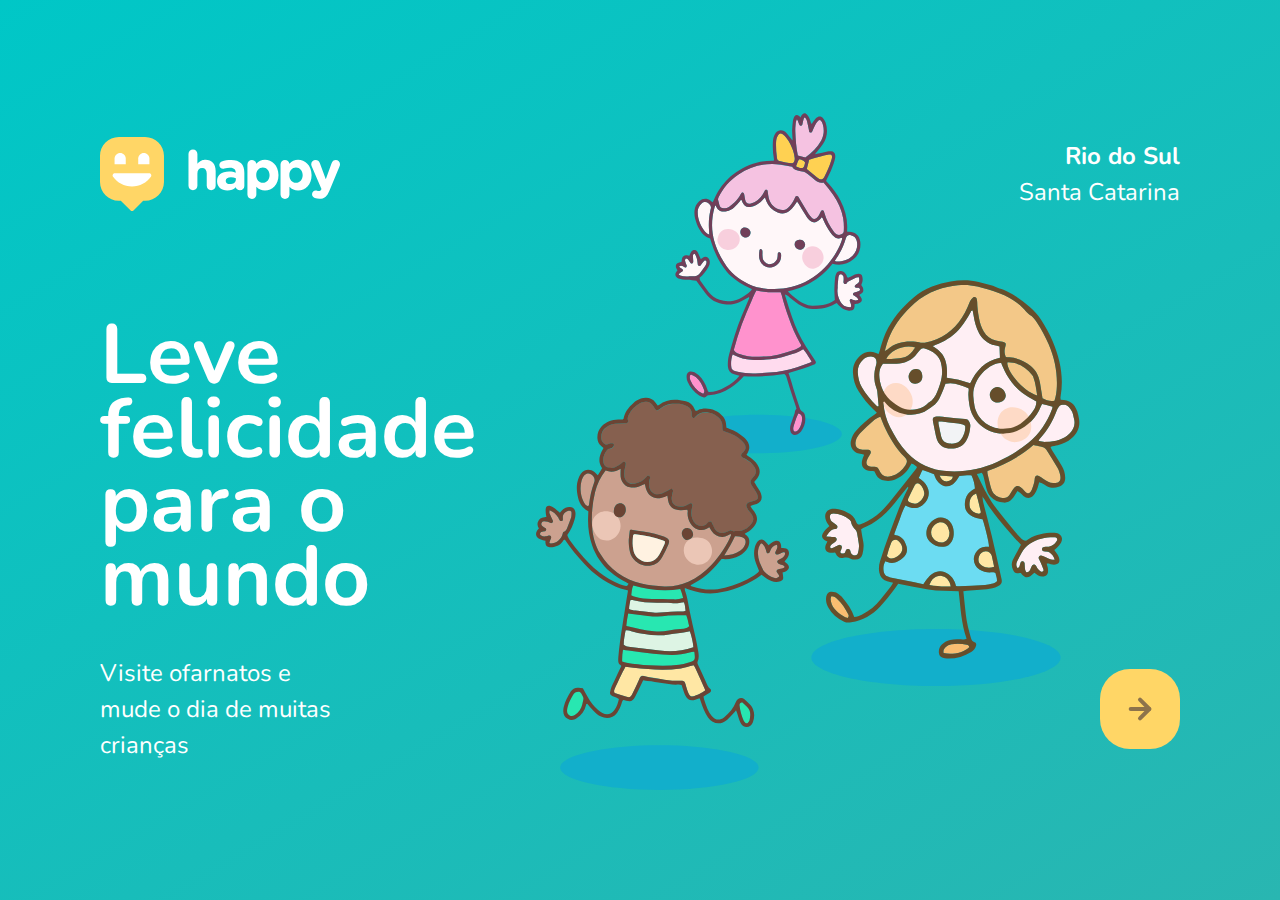
<file: index.html>
<!DOCTYPE html>
<html lang="pt-br">

<head>
    <meta charset="UTF-8">
    <meta name="viewport" content="width=device-width, initial-scale=1.0">
    <title>Happy</title>
    <link  href="./public/css/style.css" rel="stylesheet">
    <link  href="./public/css/page-landing.css" rel="stylesheet">
    <link  href="./public/css/animations.css" rel="stylesheet">

    <link rel="icon" href="./public/images/logo-icon.png">
    <link href="https://fonts.googleapis.com/css2?family=Nunito:wght@400;600;800&display=swap" rel="stylesheet">
    
</head>

<body>
  <div id="page-landing">
      <div id="container">
        <header>
            <img class="animate-up" id="logo" src="./public/images/logo.svg" alt="logo-happy">
            <div class="location animate-up">
                <strong>Rio do Sul</strong>
                <p>Santa Catarina</p>
            </div>
        
        </header>
        <main>
            <h1 class="animate-up">Leve felicidade para o mundo</h1>
            <section class="visit">
                <p class="animate-up">Visite ofarnatos e mude o dia de muitas crianças</p>
                <a href="#" title="Visite orfanatos" class="animate-up"> 
                    <img src="./public/images/arrow.svg" alt="ir para o mapa"> 
                </a>
            </section>
    
        </main>
      </div>
  </div>
    
</body>

</html>
</file>
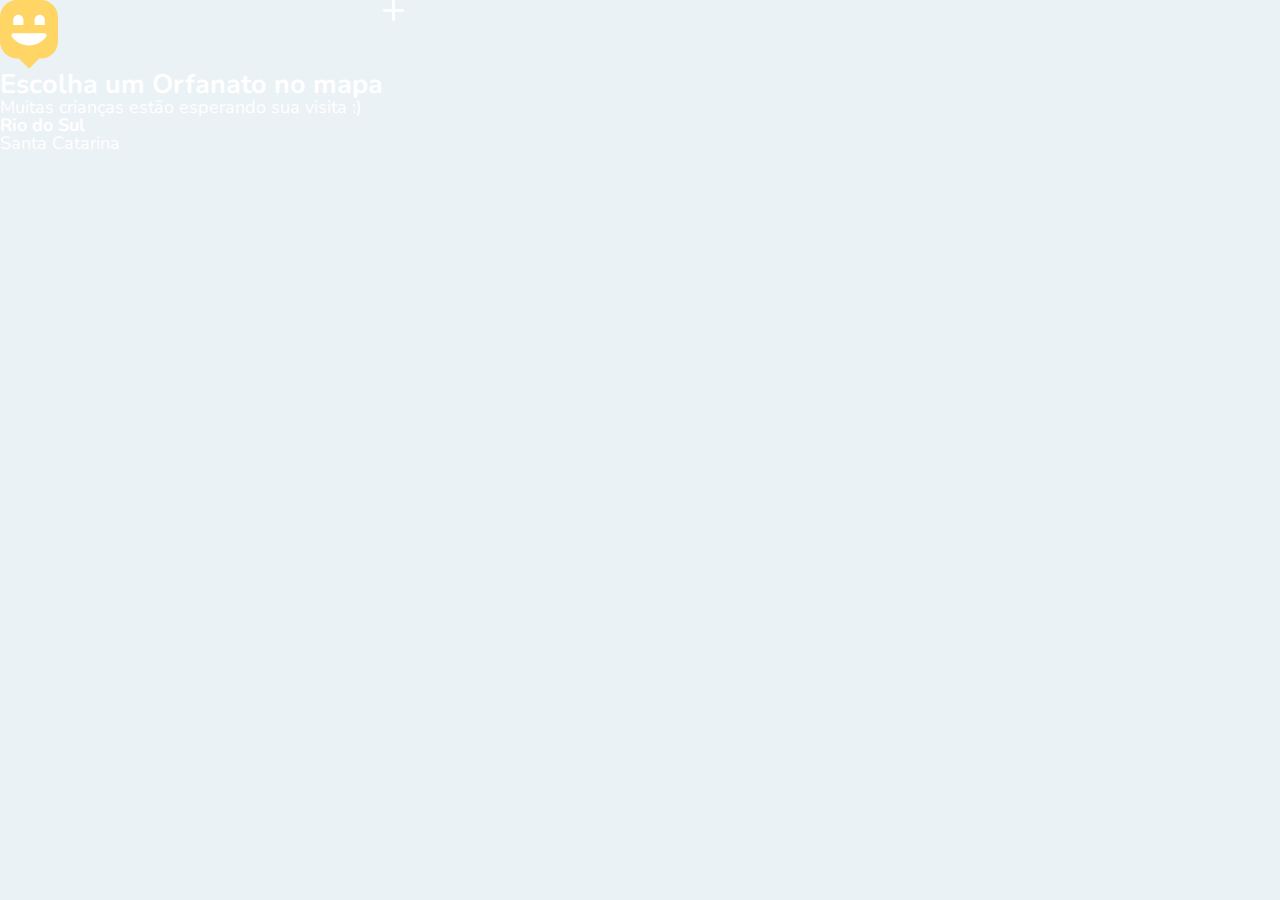
<file: orphanages.html>
<!DOCTYPE html>
<html lang="pt-br">
  <head>
    <meta charset="UTF-8" />
    <meta name="viewport" content="width=device-width, initial-scale=1.0" />
    <title>Localiza um Orfanato | Happy</title>
    <link rel="icon" href="./public/images/logo-icon.png" />

    <link rel="stylesheet" href="./public/css/animations.css" />
    <link rel="stylesheet" href="./public/css/style.css" />
    <link rel="stylesheet" href="./public/css/orphanages.css" />

    <link
      href="https://fonts.googleapis.com/css2?family=Nunito:wght@400;600;800&display=swap"
      rel="stylesheet"
    />
  </head>
  <body>
    <div id="page-orphanages">
      <aside>
        <header>
          <img src="./public/images/map-marker.svg" alt="hapy-map" />
          <h2>Escolha um Orfanato no mapa</h2>
          <p>Muitas crianças estão esperando sua visita :) </p>
          <footer>
              <strong>Rio do Sul</strong>
              <p>Santa Catarina</p>
          </footer>
        </header>
      </aside>
      <div id="mapid"></div>
      <a href="create-orphanage.html" class="creat-orphanages" title="Cadastre um orfanato">
          <img src="./public/images/plus.svg" alt="Criar">
      </a>
    </div>
  </body>
</html>
</file>
<file: public/css/style.css>
* {
    margin: 0;
    padding: 0;
    box-sizing: border-box;
  }
  
  :root {
    font-size: 62.5%;
  }
  
  body {
    height: 100vh;
    color: white;
    background: #ebf2f5;
  }
  
  body,
  input,
  button,
  textarea {
    font: 400 1.8rem/1 "Nunito", "sans-serif";
  }
</file>
<file: public/css/page-landing.css>
#page-landing {
    background: linear-gradient(329.54deg, #29b6b1 0%, #00c7c7 100%) no-repeat;
  
    text-align: center;
    min-height: 100vh;
  
    display: flex;
  }
  
  #container {
    margin: auto;
    width: min(90%, 112rem);
  }
  
  .location,
  h1,
  .visit p {
    height: 16vh;
  }
  
  #logo {
    animation-delay: 50ms;
  }
  
  .location {
    animation-delay: 100ms;
  }
  
  main h1 {
    animation-delay: 150ms;
    font-size: clamp(4rem, 8vw, 8.4rem);
  }
  
  .visit a:hover {
    background: #96feff;
  }
  
  .visit p {
    animation-delay: 200ms;
  }
  
  .visit a {
    width: 8rem;
    height: 8rem;
    background: #ffd666;
  
    border: 0;
    border-radius: 3rem;
    display: flex;
    align-items: center;
    justify-content: center;
  
    margin: auto;
  
    transition: background 200ms;
    animation-delay: 250ms;
  }
  
  /* Desktop version */
  
  @media (min-width: 760px) {
    #container {
      background: url("../images/bg.svg") no-repeat 80% /
        clamp(30rem, 54vw, 56rem);
      padding: 5rem 2rem;
    }
  
    header {
      display: flex;
      align-items: center;
      justify-content: space-between;
    }
  
    .location,
    h1,
    .visit p {
      height: initial;
      text-align: initial;
    }
  
    .location {
      text-align: right;
      font-size: 2.4rem;
      line-height: 1.5;
    }
  
    main h1 {
      font-weight: bold;
      line-height: 0.88;
  
      margin: clamp(10%, 9vh, 12%) 0 4rem;
  
      width: min(300px, 80%);
    }
  
    .visit {
      display: flex;
      align-items: center;
      justify-content: space-between;
    }
  
    .visit p {
      font-size: 2.4rem;
      line-height: 1.5;
      width: clamp(20rem, 20vw, 30rem);
    }
  
    .visit a {
      margin: initial;
    }
  }
</file>
<file: public/css/animations.css>
@keyframes up {
    from {
      opacity: 0;
      transform: translateY(16px);
    }
  
    to {
      opacity: 1;
      transform: translateY(0);
    }
  }
  
  @keyframes right {
    from {
      transform: translateX(-100%);
    }
  
    to {
      transform: translateX(0);
    }
  }
  
  @keyframes appear {
    from {
      opacity: 0;
    }
  
    to {
      opacity: 1;
    }
  }
  
  .animate-up {
    animation-name: up;
    animation-duration: 300ms;
    animation-fill-mode: backwards;
  }
  
  .animate-right {
    animation-name: right;
    animation-duration: 300ms;
  }
  
  .animate-appear {
    animation-name: appear;
    animation-duration: 300ms;
    animation-fill-mode: backwards;
  }
</file>
<file: public/css/orphanages.css>
#page-orphanages {
    display: flex;
    min-height: 100vh;
  }
  
  main {
    flex: 1;
  }
  
  /* details */
  
  .orphanage-details {
    width: 70rem;
    margin: 6.4rem auto;
    background: white;
    border: 1px solid #d3e2e5;
  
    border-radius: 2rem;
  
    overflow: hidden;
  }
  
  .orphanage-details > img {
    width: 100%;
    height: 30rem;
    object-fit: cover;
  }
  
  .images {
    display: grid;
    grid-template-columns: repeat(6, 1fr);
    column-gap: 1.6rem;
    margin: 16px 40px 0;
  }
  
  .images button {
    border: 0;
    background: none;
  
    height: 8.8rem;
    cursor: pointer;
    border-radius: 2rem;
  
    overflow: hidden;
  
    opacity: 0.6;
  
    transition: opacity 0.2s;
  }
  
  .images button:hover,
  .images button.active {
    opacity: 1;
  }
  
  .images button img {
    width: 100%;
    height: 8.8rem;
    object-fit: cover;
  }
  
  /* orphanage-details-content */
  .orphanage-details-content {
    padding: 8rem;
  }
  
  .orphanage-details-content h1 {
    color: #4d6f80;
    font-size: 5.4rem;
    line-height: 1.5;
    margin-bottom: 0.8rem;
  }
  
  .orphanage-details-content p {
    line-height: 1.6;
    color: #5c8599;
    margin-top: 2.4rem;
  }
  
  .orphanage-details-content hr {
    width: 100%;
    height: 1px;
  
    border: 0;
  
    background: #d3e2e6;
  
    margin: 6.4rem 0;
  }
  
  .orphanage-details-content h2 {
    font-size: 3.6rem;
    line-height: 1.5rem;
    color: #4d6f80;
  }
  
  .open-details {
    margin-top: 2.4rem;
  
    display: grid;
    grid-template-columns: 1fr 1fr;
    column-gap: 2rem;
  
    line-height: 1.5;
  }
  
  .open-details div {
    padding: 3.2rem 2.4rem;
  }
  
  .open-details img {
    display: block;
    margin-bottom: 2rem;
  }
  
  .open-details .hour {
    background: linear-gradient(149.97deg, #e6f7fb 8.13%, #ffffff 92.67%);
    border: 1px solid #b3dae2;
    border-radius: 20px;
  
    color: #5c8599;
  }
  
  .open-details .open-on-weekends {
    border-radius: 20px;
    line-height: 1.5;
  }
  
  .open-on-weekends.open {
    background: linear-gradient(154.16deg, #edfff6 7.85%, #ffffff 91.03%);
    border: 1px solid #a1e9c5;
    color: #37c77f;
  }
  
  .open-on-weekends.closed {
    background: linear-gradient(154.16deg, #fcf0f4 7.85%, #ffffff 91.03%);
    border: 1px solid #ffbcd4;
    color: #ff669d;
  }
</file>
